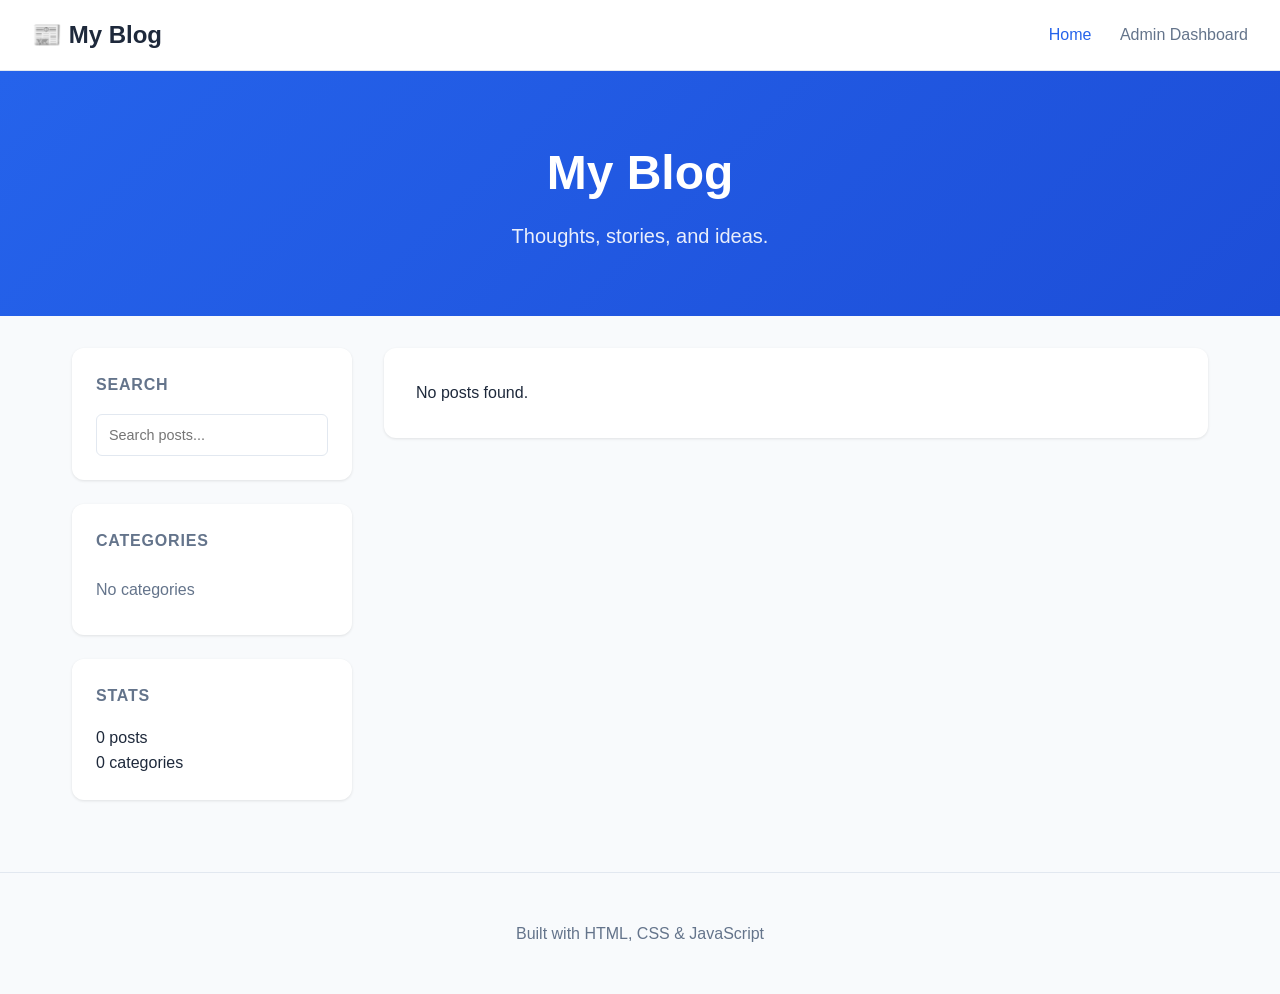
<file: Index.html>
<!DOCTYPE html>
<html lang="en">
<head>
    <meta charset="UTF-8">
    <meta name="viewport" content="width=device-width, initial-scale=1.0">
    <title>My Blog</title>
    <link rel="stylesheet" href="style.css">
</head>
<body>
    <nav class="navbar">
        <div class="nav-brand">📰 My Blog</div>
        <div class="nav-links">
            <a href="index.html" class="active">Home</a>
            <a href="admin.html">Admin Dashboard</a>
        </div>
    </nav>

    <header class="hero">
        <h1>Welcome to My Blog</h1>
        <p>Thoughts, stories, and ideas.</p>
    </header>

    <div class="container">
        <aside class="sidebar">
            <div class="widget">
                <h3>Search</h3>
                <input type="text" id="searchInput" placeholder="Search posts..." onkeyup="searchPosts()">
            </div>
            <div class="widget">
                <h3>Categories</h3>
                <ul id="categoryList"></ul>
            </div>
            <div class="widget">
                <h3>Stats</h3>
                <p id="blogStats">Loading...</p>
            </div>
        </aside>

        <main class="main-content">
            <div id="postsContainer">
                <div class="loading">Loading posts...</div>
            </div>
        </main>
    </div>

    <footer class="footer">
        <p>Built with HTML, CSS & JavaScript</p>
    </footer>

    <script src="app.js"></script>
    <script>
        document.addEventListener('DOMContentLoaded', async () => {
            await loadSettings();
            await renderPosts();
            await renderCategories();
            await updateStats();
        });
    </script>
</body>
</html>
</file>
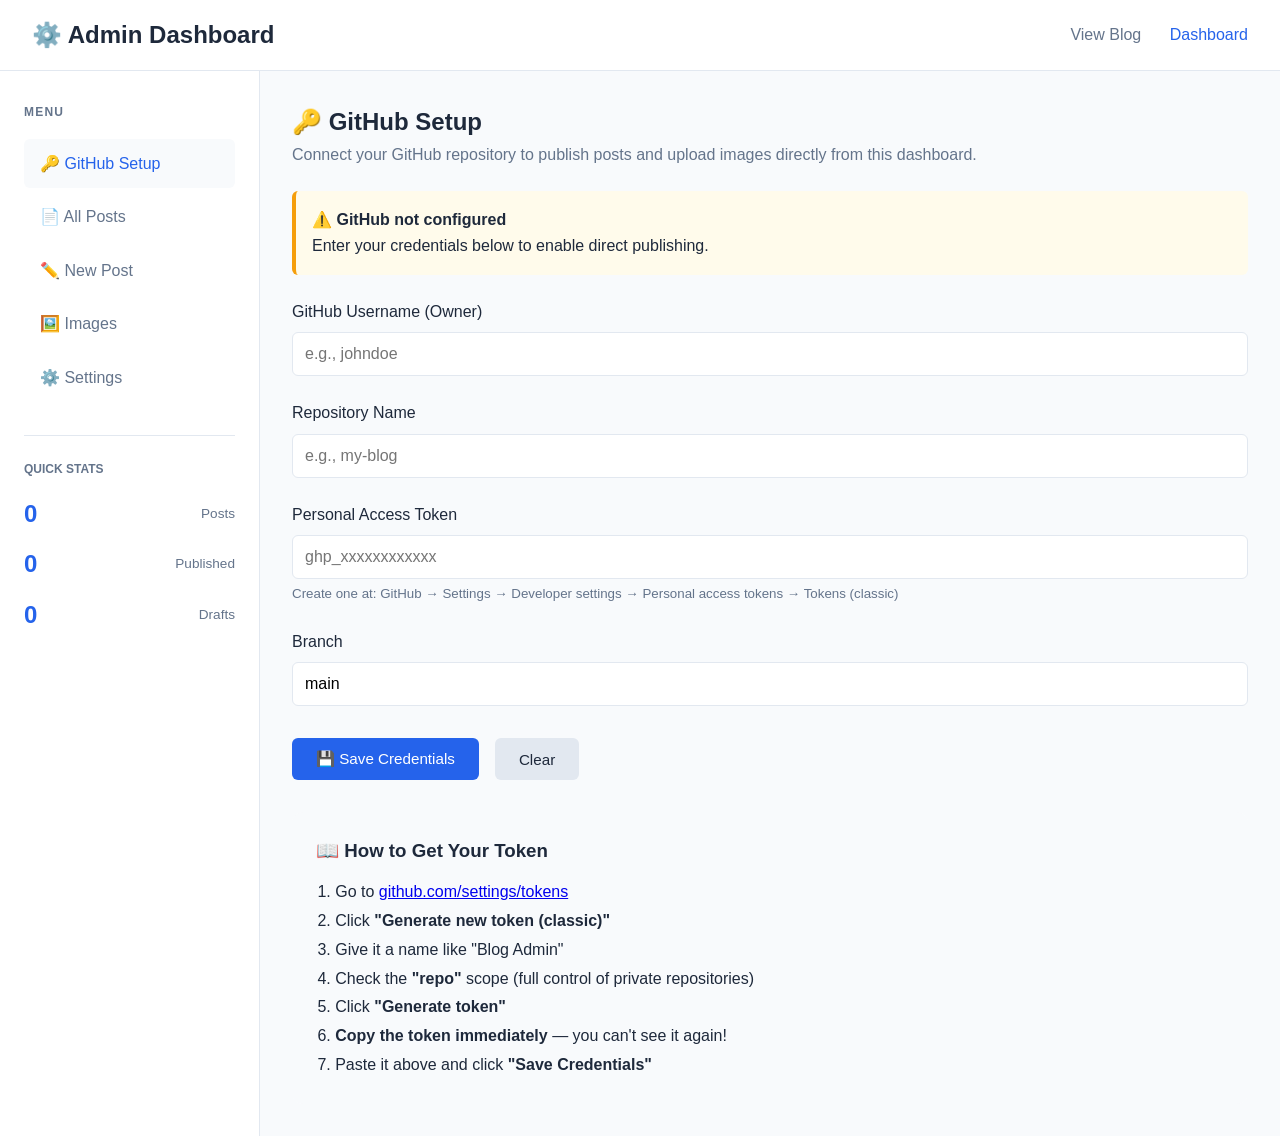
<file: admin.html>
<!DOCTYPE html>
<html lang="en">
<head>
    <meta charset="UTF-8">
    <meta name="viewport" content="width=device-width, initial-scale=1.0">
    <title>Admin Dashboard - My Blog</title>
    <link rel="stylesheet" href="style.css">
</head>
<body>
    <nav class="navbar">
        <div class="nav-brand">⚙️ Admin Dashboard</div>
        <div class="nav-links">
            <a href="index.html">View Blog</a>
            <a href="admin.html" class="active">Dashboard</a>
        </div>
    </nav>

    <div class="admin-container">
        <aside class="admin-sidebar">
            <h3>Menu</h3>
            <ul>
                <li><a href="#setup" class="admin-nav active" onclick="showSection('setup')">🔑 GitHub Setup</a></li>
                <li><a href="#posts" class="admin-nav" onclick="showSection('posts')">📄 All Posts</a></li>
                <li><a href="#editor" class="admin-nav" onclick="showSection('editor')">✏️ New Post</a></li>
                <li><a href="#images" class="admin-nav" onclick="showSection('images')">🖼️ Images</a></li>
                <li><a href="#settings" class="admin-nav" onclick="showSection('settings')">⚙️ Settings</a></li>
            </ul>
            <div class="admin-stats">
                <h4>Quick Stats</h4>
                <div class="stat-item">
                    <span class="stat-number" id="totalPosts">0</span>
                    <span class="stat-label">Posts</span>
                </div>
                <div class="stat-item">
                    <span class="stat-number" id="publishedPosts">0</span>
                    <span class="stat-label">Published</span>
                </div>
                <div class="stat-item">
                    <span class="stat-number" id="draftPosts">0</span>
                    <span class="stat-label">Drafts</span>
                </div>
            </div>
        </aside>

        <main class="admin-main">
            <!-- GitHub Setup Section -->
            <section id="setup-section" class="admin-section active">
                <h2>🔑 GitHub Setup</h2>
                <p style="color:#64748b;margin-bottom:1.5rem;">Connect your GitHub repository to publish posts and upload images directly from this dashboard.</p>

                <div id="setupStatus"></div>

                <form onsubmit="saveGitHubConfig(event)" style="margin-top:1.5rem;">
                    <div class="form-group">
                        <label>GitHub Username (Owner)</label>
                        <input type="text" id="ghOwner" placeholder="e.g., johndoe" required>
                    </div>
                    <div class="form-group">
                        <label>Repository Name</label>
                        <input type="text" id="ghRepo" placeholder="e.g., my-blog" required>
                    </div>
                    <div class="form-group">
                        <label>Personal Access Token</label>
                        <input type="password" id="ghToken" placeholder="ghp_xxxxxxxxxxxx" required>
                        <small style="color:#64748b;display:block;margin-top:0.25rem;">
                            Create one at: GitHub → Settings → Developer settings → Personal access tokens → Tokens (classic)
                        </small>
                    </div>
                    <div class="form-group">
                        <label>Branch</label>
                        <input type="text" id="ghBranch" value="main" placeholder="main">
                    </div>
                    <div class="form-actions">
                        <button type="submit" class="btn btn-primary">💾 Save Credentials</button>
                        <button type="button" class="btn btn-secondary" onclick="clearGitHubConfig()">Clear</button>
                    </div>
                </form>

                <div style="margin-top:2rem;padding:1.5rem;background:#f8fafc;border-radius:12px;">
                    <h3>📖 How to Get Your Token</h3>
                    <ol style="margin-top:0.75rem;padding-left:1.2rem;line-height:1.8;">
                        <li>Go to <a href="https://github.com/settings/tokens" target="_blank">github.com/settings/tokens</a></li>
                        <li>Click <strong>"Generate new token (classic)"</strong></li>
                        <li>Give it a name like "Blog Admin"</li>
                        <li>Check the <strong>"repo"</strong> scope (full control of private repositories)</li>
                        <li>Click <strong>"Generate token"</strong></li>
                        <li><strong>Copy the token immediately</strong> — you can't see it again!</li>
                        <li>Paste it above and click <strong>"Save Credentials"</strong></li>
                    </ol>
                </div>
            </section>

            <!-- Posts List Section -->
            <section id="posts-section" class="admin-section">
                <h2>All Posts</h2>
                <div class="posts-toolbar">
                    <input type="text" id="adminSearch" placeholder="Search posts..." onkeyup="filterAdminPosts()">
                    <button class="btn btn-primary" onclick="showSection('editor'); resetEditor();">+ New Post</button>
                </div>
                <div id="adminPostsList" class="admin-posts-list">
                    <p>Loading posts...</p>
                </div>
            </section>

            <!-- Editor Section -->
            <section id="editor-section" class="admin-section">
                <h2 id="editorTitle">New Post</h2>

                <div style="background:#eff6ff;border-left:4px solid #2563eb;padding:1rem;margin-bottom:1.5rem;border-radius:6px;">
                    <strong>💡 How it works:</strong> Write your post here, then click <strong>"Publish to GitHub"</strong>. 
                    Your post will be saved directly to your GitHub repository and appear on your live blog in ~30 seconds!
                </div>

                <form id="postForm" onsubmit="savePostToGitHub(event)">
                    <div class="form-group">
                        <label>Post Title</label>
                        <input type="text" id="postTitle" required placeholder="Enter post title...">
                    </div>

                    <div class="form-row">
                        <div class="form-group">
                            <label>Category</label>
                            <input type="text" id="postCategory" placeholder="e.g., Technology, Life">
                        </div>
                        <div class="form-group">
                            <label>Status</label>
                            <select id="postStatus">
                                <option value="published">Published</option>
                                <option value="draft">Draft</option>
                            </select>
                        </div>
                    </div>

                    <div class="form-group">
                        <label>Featured Image URL</label>
                        <input type="text" id="postImage" placeholder="https://... or use an uploaded image">
                        <small style="color:#64748b;display:block;margin-top:0.25rem;">
                            Paste an image URL, or upload images in the <strong>Images</strong> tab and click "Use"
                        </small>
                    </div>

                    <div class="form-group">
                        <label>Content Blocks</label>
                        <div class="blocks-toolbar">
                            <button type="button" class="btn btn-small" onclick="addBlock('text')">📝 Text</button>
                            <button type="button" class="btn btn-small" onclick="addBlock('heading')">📌 Heading</button>
                            <button type="button" class="btn btn-small" onclick="addBlock('image')">🖼️ Image</button>
                            <button type="button" class="btn btn-small" onclick="addBlock('box')">📦 Box</button>
                            <button type="button" class="btn btn-small" onclick="addBlock('quote')">💬 Quote</button>
                            <button type="button" class="btn btn-small" onclick="addBlock('link')">🔗 Link</button>
                            <button type="button" class="btn btn-small" onclick="addBlock('code')">💻 Code</button>
                            <button type="button" class="btn btn-small" onclick="addBlock('divider')">➖ Divider</button>
                            <button type="button" class="btn btn-small" onclick="addBlock('list')">📋 List</button>
                        </div>
                        <div id="blocksContainer" class="blocks-container">
                            <p class="blocks-empty">Click buttons above to add content blocks</p>
                        </div>
                    </div>

                    <div class="form-actions">
                        <button type="submit" class="btn btn-primary">🚀 Publish to GitHub</button>
                        <button type="button" class="btn btn-secondary" onclick="showSection('posts')">Cancel</button>
                        <button type="button" class="btn btn-danger" id="deleteBtn" style="display:none;" onclick="deletePostFromGitHub(document.getElementById('editingPostId').value)">🗑️ Delete from GitHub</button>
                    </div>
                    <input type="hidden" id="editingPostId">
                </form>
            </section>

            <!-- Images Section -->
            <section id="images-section" class="admin-section">
                <h2>🖼️ Image Upload</h2>
                <p style="color:#64748b;margin-bottom:1.5rem;">Upload images directly to your GitHub repository. They'll be stored in an <code>images/</code> folder.</p>

                <div class="form-group">
                    <label>Select Images</label>
                    <input type="file" id="imageUploadInput" accept="image/*" multiple onchange="uploadImageToGitHub(event)">
                    <small style="color:#64748b;display:block;margin-top:0.25rem;">Supports JPG, PNG, GIF, WebP. Max size depends on GitHub's limits.</small>
                </div>

                <div id="imageUploadStatus"></div>

                <h3 style="margin-top:2rem;margin-bottom:1rem;">Your Uploaded Images</h3>
                <div id="imageGallery" class="media-grid"></div>
            </section>

            <!-- Settings Section -->
            <section id="settings-section" class="admin-section">
                <h2>Blog Settings</h2>
                <form onsubmit="saveSettings(event)">
                    <div class="form-group">
                        <label>Blog Title</label>
                        <input type="text" id="blogTitle" value="My Blog">
                    </div>
                    <div class="form-group">
                        <label>Blog Description</label>
                        <textarea id="blogDescription" rows="3">Thoughts, stories, and ideas.</textarea>
                    </div>
                    <div class="form-group">
                        <label>Posts Per Page</label>
                        <input type="number" id="postsPerPage" value="10" min="1" max="50">
                    </div>
                    <div class="form-group">
                        <label>Theme Color</label>
                        <select id="themeColor">
                            <option value="blue">Blue</option>
                            <option value="green">Green</option>
                            <option value="purple">Purple</option>
                            <option value="dark">Dark</option>
                        </select>
                    </div>
                    <button type="submit" class="btn btn-primary">Save Settings</button>
                    <button type="button" class="btn btn-danger" onclick="clearAllData()">⚠️ Clear Local Data</button>
                </form>
            </section>
        </main>
    </div>

    <script src="app.js"></script>
    <script>
        document.addEventListener('DOMContentLoaded', async () => {
            loadGitHubConfig();
            await loadSettings();
            await renderAdminPosts();
            await updateAdminStats();
            renderImageGallery();
        });
    </script>
</body>
</html>
</file>
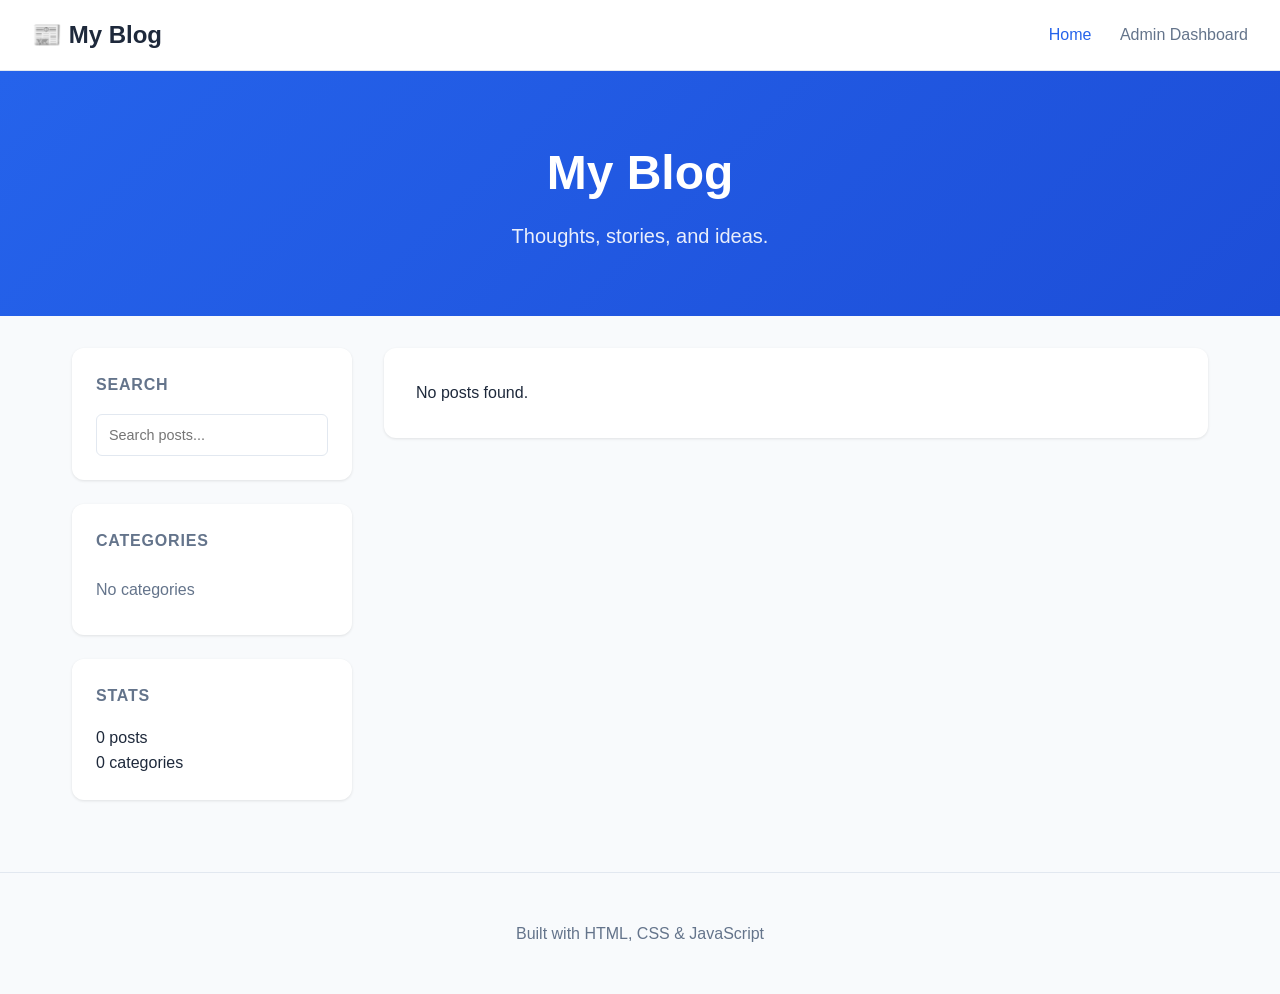
<file: Index (1).html>
<!DOCTYPE html>
<html lang="en">
<head>
    <meta charset="UTF-8">
    <meta name="viewport" content="width=device-width, initial-scale=1.0">
    <title>My Blog</title>
    <link rel="stylesheet" href="style.css">
</head>
<body>
    <nav class="navbar">
        <div class="nav-brand">📰 My Blog</div>
        <div class="nav-links">
            <a href="index.html" class="active">Home</a>
            <a href="admin.html">Admin Dashboard</a>
        </div>
    </nav>

    <header class="hero">
        <h1>Welcome to My Blog</h1>
        <p>Thoughts, stories, and ideas.</p>
    </header>

    <div class="container">
        <aside class="sidebar">
            <div class="widget">
                <h3>Search</h3>
                <input type="text" id="searchInput" placeholder="Search posts..." onkeyup="searchPosts()">
            </div>
            <div class="widget">
                <h3>Categories</h3>
                <ul id="categoryList"></ul>
            </div>
            <div class="widget">
                <h3>Stats</h3>
                <p id="blogStats">Loading...</p>
            </div>
        </aside>

        <main class="main-content">
            <div id="postsContainer">
                <div class="loading">Loading posts...</div>
            </div>
        </main>
    </div>

    <footer class="footer">
        <p>Built with HTML, CSS & JavaScript</p>
    </footer>

    <script src="app.js"></script>
    <script>
        document.addEventListener('DOMContentLoaded', async () => {
            await loadSettings();
            await renderPosts();
            await renderCategories();
            await updateStats();
        });
    </script>
</body>
</html>
</file>
<file: style.css>
/* ===== RESET & BASE ===== */
* { margin: 0; padding: 0; box-sizing: border-box; }
:root {
    --primary: #2563eb;
    --primary-dark: #1d4ed8;
    --secondary: #64748b;
    --danger: #dc2626;
    --success: #16a34a;
    --bg: #f8fafc;
    --card: #ffffff;
    --text: #1e293b;
    --text-light: #64748b;
    --border: #e2e8f0;
    --shadow: 0 1px 3px rgba(0,0,0,0.1);
    --shadow-lg: 0 10px 25px rgba(0,0,0,0.1);
    --radius: 12px;
    --radius-sm: 6px;
}
body {
    font-family: -apple-system, BlinkMacSystemFont, 'Segoe UI', Roboto, sans-serif;
    background: var(--bg);
    color: var(--text);
    line-height: 1.6;
}

/* ===== NAVBAR ===== */
.navbar {
    background: var(--card);
    border-bottom: 1px solid var(--border);
    padding: 1rem 2rem;
    display: flex;
    justify-content: space-between;
    align-items: center;
    position: sticky;
    top: 0;
    z-index: 100;
}
.nav-brand { font-size: 1.5rem; font-weight: 700; }
.nav-links a {
    margin-left: 1.5rem;
    text-decoration: none;
    color: var(--text-light);
    font-weight: 500;
    transition: color 0.2s;
}
.nav-links a:hover, .nav-links a.active { color: var(--primary); }

/* ===== HERO ===== */
.hero {
    background: linear-gradient(135deg, var(--primary), var(--primary-dark));
    color: white;
    padding: 4rem 2rem;
    text-align: center;
}
.hero h1 { font-size: 3rem; margin-bottom: 0.5rem; }
.hero p { font-size: 1.25rem; opacity: 0.9; }

/* ===== LAYOUT ===== */
.container {
    max-width: 1200px;
    margin: 2rem auto;
    padding: 0 2rem;
    display: grid;
    grid-template-columns: 280px 1fr;
    gap: 2rem;
}

/* ===== SIDEBAR ===== */
.sidebar { position: sticky; top: 100px; height: fit-content; }
.widget {
    background: var(--card);
    border-radius: var(--radius);
    padding: 1.5rem;
    margin-bottom: 1.5rem;
    box-shadow: var(--shadow);
}
.widget h3 { font-size: 1rem; margin-bottom: 1rem; color: var(--text-light); text-transform: uppercase; letter-spacing: 0.05em; }
.widget input[type="text"] {
    width: 100%;
    padding: 0.75rem;
    border: 1px solid var(--border);
    border-radius: var(--radius-sm);
    font-size: 0.9rem;
}
.widget ul { list-style: none; }
.widget li { padding: 0.5rem 0; border-bottom: 1px solid var(--border); cursor: pointer; color: var(--text-light); }
.widget li:hover { color: var(--primary); }
.widget li:last-child { border-bottom: none; }

/* ===== POSTS ===== */
.post-card {
    background: var(--card);
    border-radius: var(--radius);
    padding: 2rem;
    margin-bottom: 1.5rem;
    box-shadow: var(--shadow);
    transition: transform 0.2s, box-shadow 0.2s;
}
.post-card:hover { transform: translateY(-2px); box-shadow: var(--shadow-lg); }
.post-card img {
    width: 100%;
    max-height: 400px;
    object-fit: cover;
    border-radius: var(--radius-sm);
    margin-bottom: 1rem;
}
.post-meta {
    display: flex;
    gap: 1rem;
    color: var(--text-light);
    font-size: 0.85rem;
    margin-bottom: 0.75rem;
}
.post-category {
    background: var(--primary);
    color: white;
    padding: 0.25rem 0.75rem;
    border-radius: 20px;
    font-size: 0.75rem;
    font-weight: 600;
}
.post-card h2 { font-size: 1.75rem; margin-bottom: 0.75rem; cursor: pointer; }
.post-card h2:hover { color: var(--primary); }
.post-excerpt { color: var(--text-light); margin-bottom: 1rem; }
.post-content { margin-top: 1rem; }
.read-more {
    display: inline-block;
    color: var(--primary);
    text-decoration: none;
    font-weight: 600;
    margin-top: 0.5rem;
}

/* ===== CONTENT BLOCKS ===== */
.block-text { margin: 1rem 0; line-height: 1.8; }
.block-heading { font-size: 1.5rem; font-weight: 700; margin: 1.5rem 0 0.75rem; color: var(--text); }
.block-image { margin: 1.5rem 0; }
.block-image img { width: 100%; border-radius: var(--radius-sm); }
.block-image .caption { text-align: center; color: var(--text-light); font-size: 0.85rem; margin-top: 0.5rem; }
.block-box {
    background: #eff6ff;
    border-left: 4px solid var(--primary);
    padding: 1.25rem;
    border-radius: var(--radius-sm);
    margin: 1.5rem 0;
}
.block-box.info { background: #eff6ff; border-left-color: var(--primary); }
.block-box.warning { background: #fffbeb; border-left-color: #f59e0b; }
.block-box.success { background: #f0fdf4; border-left-color: var(--success); }
.block-box.danger { background: #fef2f2; border-left-color: var(--danger); }
.block-quote {
    border-left: 4px solid var(--secondary);
    padding-left: 1.5rem;
    margin: 1.5rem 0;
    font-style: italic;
    color: var(--text-light);
}
.block-link {
    display: inline-flex;
    align-items: center;
    gap: 0.5rem;
    background: var(--primary);
    color: white;
    padding: 0.75rem 1.5rem;
    border-radius: var(--radius-sm);
    text-decoration: none;
    font-weight: 500;
    margin: 1rem 0;
}
.block-link:hover { background: var(--primary-dark); }
.block-code {
    background: #1e293b;
    color: #e2e8f0;
    padding: 1.5rem;
    border-radius: var(--radius-sm);
    overflow-x: auto;
    font-family: 'Courier New', monospace;
    font-size: 0.9rem;
    margin: 1.5rem 0;
}
.block-divider {
    border: none;
    border-top: 2px solid var(--border);
    margin: 2rem 0;
}
.block-list { margin: 1rem 0; padding-left: 1.5rem; }
.block-list li { margin: 0.5rem 0; }

/* ===== SINGLE POST VIEW ===== */
.single-post { max-width: 800px; margin: 0 auto; }
.single-post .post-header { margin-bottom: 2rem; }
.single-post h1 { font-size: 2.5rem; margin-bottom: 1rem; }
.back-btn {
    display: inline-block;
    margin-bottom: 2rem;
    color: var(--primary);
    text-decoration: none;
    font-weight: 500;
}

/* ===== FOOTER ===== */
.footer {
    text-align: center;
    padding: 3rem 2rem;
    color: var(--text-light);
    border-top: 1px solid var(--border);
    margin-top: 3rem;
}

/* ===== BUTTONS ===== */
.btn {
    display: inline-flex;
    align-items: center;
    gap: 0.5rem;
    padding: 0.75rem 1.5rem;
    border: none;
    border-radius: var(--radius-sm);
    font-size: 0.95rem;
    font-weight: 500;
    cursor: pointer;
    transition: all 0.2s;
    text-decoration: none;
}
.btn-primary { background: var(--primary); color: white; }
.btn-primary:hover { background: var(--primary-dark); }
.btn-secondary { background: var(--border); color: var(--text); }
.btn-secondary:hover { background: #cbd5e1; }
.btn-danger { background: var(--danger); color: white; }
.btn-danger:hover { background: #b91c1c; }
.btn-small { padding: 0.5rem 1rem; font-size: 0.85rem; }

/* ===== FORMS ===== */
.form-group { margin-bottom: 1.5rem; }
.form-group label { display: block; margin-bottom: 0.5rem; font-weight: 500; }
.form-group input, .form-group select, .form-group textarea {
    width: 100%;
    padding: 0.75rem;
    border: 1px solid var(--border);
    border-radius: var(--radius-sm);
    font-size: 1rem;
    font-family: inherit;
}
.form-group input:focus, .form-group select:focus, .form-group textarea:focus {
    outline: none;
    border-color: var(--primary);
    box-shadow: 0 0 0 3px rgba(37,99,235,0.1);
}
.form-row { display: grid; grid-template-columns: 1fr 1fr; gap: 1rem; }
.form-actions { display: flex; gap: 1rem; margin-top: 2rem; }

/* ===== ADMIN LAYOUT ===== */
.admin-container {
    max-width: 1400px;
    margin: 0 auto;
    display: grid;
    grid-template-columns: 260px 1fr;
    min-height: calc(100vh - 70px);
}
.admin-sidebar {
    background: var(--card);
    border-right: 1px solid var(--border);
    padding: 2rem 1.5rem;
}
.admin-sidebar h3 { font-size: 0.75rem; text-transform: uppercase; letter-spacing: 0.1em; color: var(--text-light); margin-bottom: 1rem; }
.admin-sidebar ul { list-style: none; margin-bottom: 2rem; }
.admin-sidebar li { margin-bottom: 0.25rem; }
.admin-sidebar a {
    display: block;
    padding: 0.75rem 1rem;
    text-decoration: none;
    color: var(--text-light);
    border-radius: var(--radius-sm);
    transition: all 0.2s;
}
.admin-sidebar a:hover, .admin-sidebar a.active { background: var(--bg); color: var(--primary); }
.admin-stats { border-top: 1px solid var(--border); padding-top: 1.5rem; }
.admin-stats h4 { font-size: 0.75rem; text-transform: uppercase; color: var(--text-light); margin-bottom: 1rem; }
.stat-item { display: flex; justify-content: space-between; align-items: center; margin-bottom: 0.75rem; }
.stat-number { font-size: 1.5rem; font-weight: 700; color: var(--primary); }
.stat-label { font-size: 0.85rem; color: var(--text-light); }
.admin-main { padding: 2rem; background: var(--bg); }
.admin-section { display: none; }
.admin-section.active { display: block; }

/* ===== ADMIN POSTS LIST ===== */
.posts-toolbar {
    display: flex;
    justify-content: space-between;
    align-items: center;
    margin-bottom: 1.5rem;
    gap: 1rem;
}
.posts-toolbar input { max-width: 300px; }
.admin-posts-list { display: grid; gap: 1rem; }
.admin-post-item {
    background: var(--card);
    border-radius: var(--radius);
    padding: 1.5rem;
    display: flex;
    justify-content: space-between;
    align-items: center;
    box-shadow: var(--shadow);
}
.admin-post-info h4 { font-size: 1.1rem; margin-bottom: 0.25rem; }
.admin-post-meta { font-size: 0.85rem; color: var(--text-light); }
.admin-post-actions { display: flex; gap: 0.5rem; }
.status-badge {
    display: inline-block;
    padding: 0.25rem 0.75rem;
    border-radius: 20px;
    font-size: 0.75rem;
    font-weight: 600;
}
.status-published { background: #dcfce7; color: var(--success); }
.status-draft { background: #f1f5f9; color: var(--text-light); }

/* ===== BLOCKS EDITOR ===== */
.blocks-toolbar {
    display: flex;
    flex-wrap: wrap;
    gap: 0.5rem;
    margin-bottom: 1rem;
    padding: 1rem;
    background: var(--card);
    border-radius: var(--radius-sm);
    border: 1px solid var(--border);
}
.blocks-container { display: grid; gap: 1rem; }
.blocks-empty { color: var(--text-light); text-align: center; padding: 2rem; }
.block-editor {
    background: var(--card);
    border: 1px solid var(--border);
    border-radius: var(--radius-sm);
    padding: 1rem;
    position: relative;
}
.block-editor-header {
    display: flex;
    justify-content: space-between;
    align-items: center;
    margin-bottom: 0.75rem;
    padding-bottom: 0.75rem;
    border-bottom: 1px solid var(--border);
}
.block-type-label { font-weight: 600; font-size: 0.85rem; color: var(--text-light); text-transform: uppercase; }
.block-editor-actions { display: flex; gap: 0.25rem; }
.block-editor-actions button {
    background: none;
    border: none;
    cursor: pointer;
    padding: 0.25rem 0.5rem;
    border-radius: 4px;
    font-size: 1rem;
}
.block-editor-actions button:hover { background: var(--bg); }
.block-editor textarea, .block-editor input {
    width: 100%;
    padding: 0.75rem;
    border: 1px solid var(--border);
    border-radius: var(--radius-sm);
    font-family: inherit;
    font-size: 0.95rem;
}
.block-editor textarea { min-height: 100px; resize: vertical; }
.block-editor select {
    padding: 0.5rem;
    border: 1px solid var(--border);
    border-radius: var(--radius-sm);
    margin-bottom: 0.5rem;
}

/* ===== MEDIA LIBRARY ===== */
.media-upload { margin-bottom: 2rem; }
.media-grid {
    display: grid;
    grid-template-columns: repeat(auto-fill, minmax(200px, 1fr));
    gap: 1rem;
}
.media-item {
    background: var(--card);
    border-radius: var(--radius);
    overflow: hidden;
    box-shadow: var(--shadow);
    position: relative;
}
.media-item img { width: 100%; height: 150px; object-fit: cover; }
.media-item-info { padding: 0.75rem; font-size: 0.8rem; }
.media-item button {
    position: absolute;
    top: 0.5rem;
    right: 0.5rem;
    background: var(--danger);
    color: white;
    border: none;
    border-radius: 4px;
    padding: 0.25rem 0.5rem;
    cursor: pointer;
    font-size: 0.75rem;
}

/* ===== RESPONSIVE ===== */
@media (max-width: 768px) {
    .container { grid-template-columns: 1fr; }
    .sidebar { position: static; }
    .hero h1 { font-size: 2rem; }
    .admin-container { grid-template-columns: 1fr; }
    .admin-sidebar { display: none; }
    .form-row { grid-template-columns: 1fr; }
    .admin-post-item { flex-direction: column; align-items: flex-start; gap: 1rem; }
}
</file>
